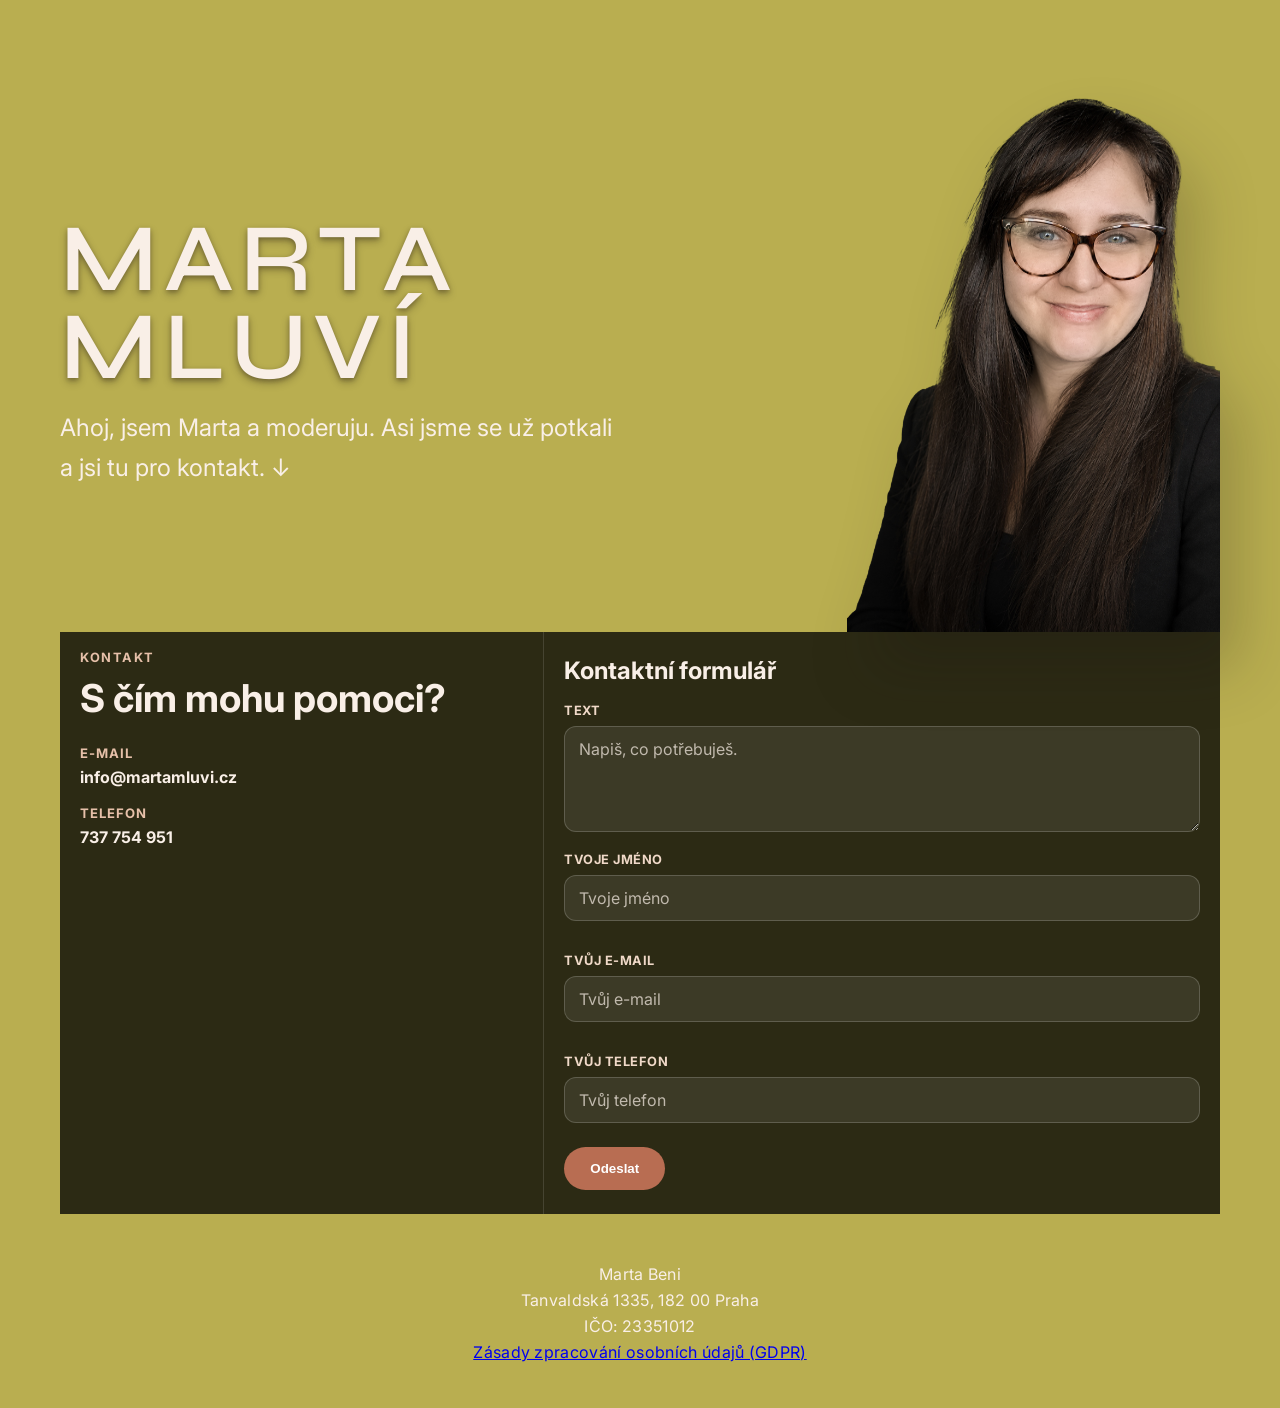
<file: index.html>
<!doctype html>
<html lang="cs">
  <head>
    <meta charset="UTF-8" />
    <meta name="viewport" content="width=device-width, initial-scale=1.0" />
    <title>Marta Mluví</title>
    <link rel="preconnect" href="https://fonts.googleapis.com" />
    <link rel="preconnect" href="https://fonts.gstatic.com" crossorigin />
    <link
      href="https://fonts.googleapis.com/css2?family=Inter:ital,opsz,wght@0,14..32,100..900;1,14..32,100..900&family=Syne:wght@400..800&display=swap"
      rel="stylesheet"
    />
    <link rel="stylesheet" href="index.css" />
  </head>
  <body>
    <main class="page-shell">
      <section class="hero card">
        <div class="hero-copy">
          <h1>MARTA MLUVÍ</h1>
          <p class="lead">
            Ahoj, jsem Marta a&nbsp;moderuju. Asi jsme se už potkali a jsi tu
            pro kontakt.
            <span class="lead-arrow" aria-hidden="true">↓</span>
          </p>
        </div>

        <div class="hero-photo">
          <img src="img/portret.png" alt="Marta Mluví" />
        </div>

        <div class="photo-fill" aria-hidden="true"></div>

        <div id="kontakt" class="contact-group">
          <div class="contact-copy">
            <p class="section-label">Kontakt</p>
            <h2>S čím mohu pomoci?</h2>

            <div class="contact-row">
              <span>E-mail</span>
              <a href="mailto:info@martamluvi.cz">info@martamluvi.cz</a>
            </div>

            <div class="contact-row">
              <span>Telefon</span>
              <a href="tel:+420737754951">737 754 951</a>
            </div>
          </div>

          <form id="order-form" class="contact-form">
            <h3>Kontaktní formulář</h3>

            <label>
              <span>Text</span>
              <textarea
                rows="4"
                placeholder="Napiš, co potřebuješ."
                name="message"
              ></textarea>
            </label>

            <div class="form-grid">
              <label>
                <span>Tvoje jméno</span>
                <input type="text" placeholder="Tvoje jméno" name="name" />
              </label>

              <label>
                <span>Tvůj e-mail</span>
                <input type="email" placeholder="Tvůj e-mail" name="email" />
              </label>

              <label>
                <span>Tvůj telefon</span>
                <input type="tel" placeholder="Tvůj telefon" name="phone" />
              </label>
            </div>

            <button type="submit" class="button secondary">Odeslat</button>
          </form>
        </div>
      </section>
    </main>

    <footer class="footer">
      <p>Marta Beni</p>
      <p>Tanvaldská 1335, 182 00 Praha</p>
      <p>IČO: 23351012</p>
      <p><a href="gdpr.html">Zásady zpracování osobních údajů (GDPR)</a></p>
    </footer>
  </body>
  <script src="https://cdn.emailjs.com/dist/email.min.js"></script>
  <script src="index.js" defer></script>
</html>
</file>
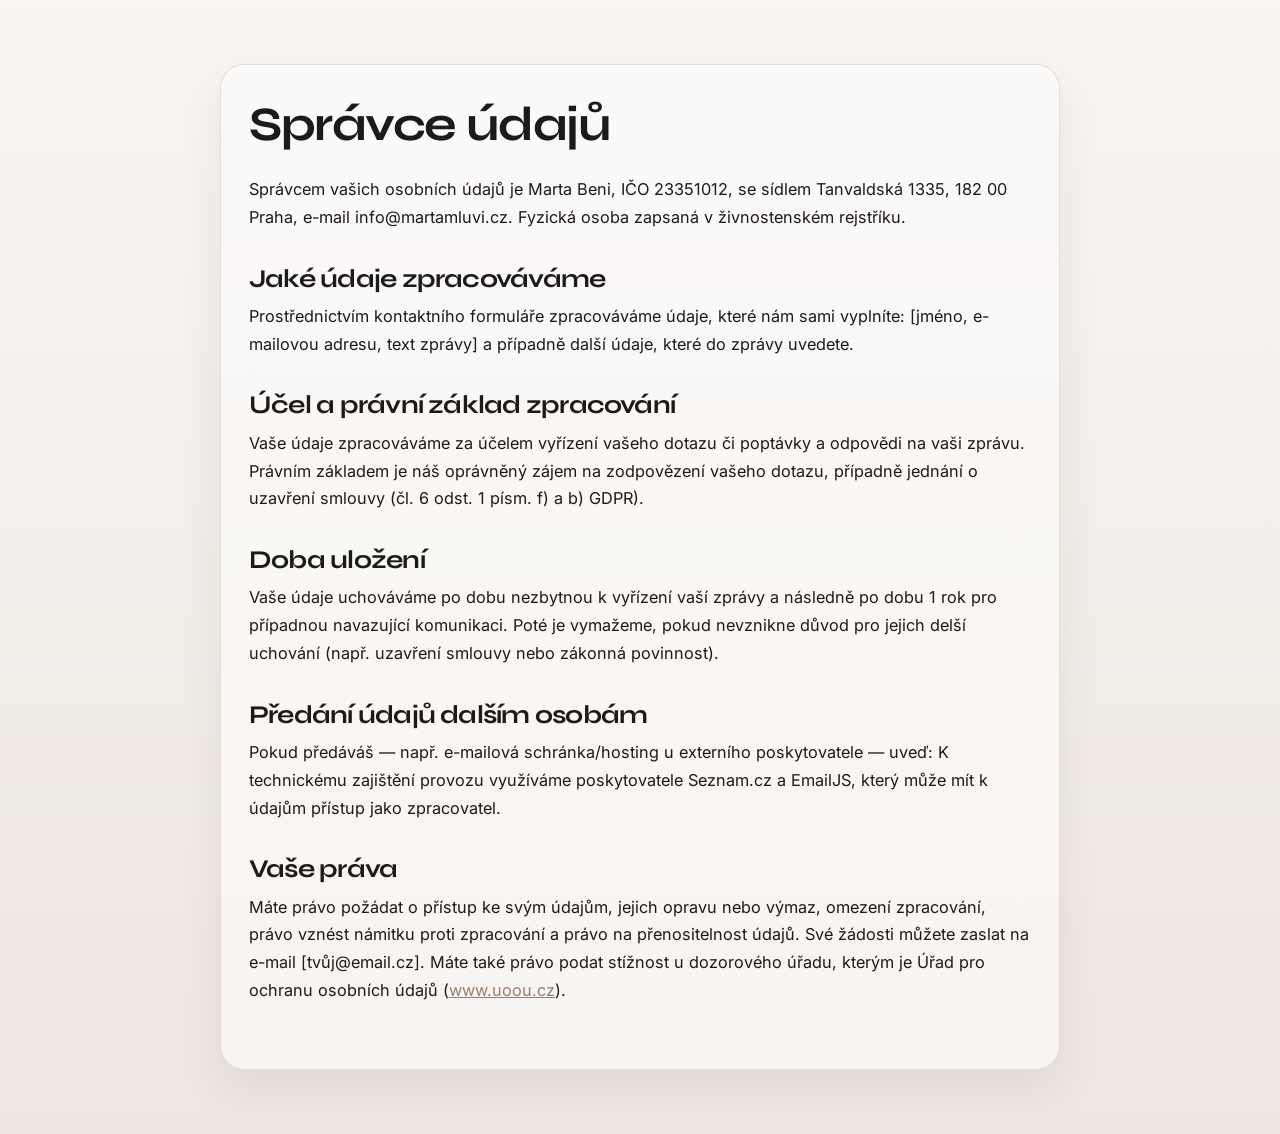
<file: gdpr.html>
<!doctype html>
<html lang="cs">
  <head>
    <meta charset="UTF-8" />
    <meta name="viewport" content="width=device-width, initial-scale=1.0" />
    <title>GDPR | Marta Mluví</title>
    <link rel="preconnect" href="https://fonts.googleapis.com" />
    <link rel="preconnect" href="https://fonts.gstatic.com" crossorigin />
    <link
      href="https://fonts.googleapis.com/css2?family=Inter:wght@400;500;600;700&family=Syne:wght@500;700&display=swap"
      rel="stylesheet"
    />
    <style>
      :root {
        --bg: #f5f0ea;
        --panel: #fffdfb;
        --text: #1d1b1a;
        --muted: #5d524f;
        --line: rgba(29, 27, 26, 0.12);
        --accent: #9a7d6d;
      }

      * {
        box-sizing: border-box;
      }

      body {
        margin: 0;
        font-family: "Inter", sans-serif;
        background: linear-gradient(180deg, #f8f5f2 0%, #efe7e1 100%);
        color: var(--text);
        line-height: 1.7;
      }

      .page {
        max-width: 840px;
        margin: 64px auto;
        padding: 32px 28px 48px;
        background: rgba(255, 255, 255, 0.5);
        border: 1px solid var(--line);
        border-radius: 24px;
        box-shadow: 0 20px 45px rgba(56, 32, 22, 0.08);
      }

      h1,
      h2,
      h3 {
        font-family: "Syne", sans-serif;
        line-height: 1.15;
        letter-spacing: -0.03em;
      }

      h1 {
        margin: 0 0 24px;
        font-size: clamp(2rem, 4vw, 3rem);
      }

      h2 {
        font-size: clamp(1.2rem, 2vw, 1.6rem);
        margin: 32px 0 10px;
      }

      p,
      li {
        font-size: 1.02rem;
        color: var(--text);
      }

      p {
        margin: 0 0 16px;
      }

      a {
        color: var(--accent);
        text-decoration: underline;
      }

      .meta {
        margin-top: 16px;
        color: var(--muted);
        font-size: 0.95rem;
      }

      @media (max-width: 600px) {
        .page {
          margin: 32px 16px;
          padding: 24px 18px 32px;
          border-radius: 18px;
        }
      }
    </style>
  </head>
  <body>
    <main class="page">
      <h1>Správce údajů</h1>

      <p>
        Správcem vašich osobních údajů je Marta Beni, IČO 23351012, se sídlem
        Tanvaldská 1335, 182 00 Praha, e-mail info@martamluvi.cz. Fyzická osoba
        zapsaná v živnostenském rejstříku.
      </p>

      <h2>Jaké údaje zpracováváme</h2>
      <p>
        Prostřednictvím kontaktního formuláře zpracováváme údaje, které nám sami
        vyplníte: [jméno, e-mailovou adresu, text zprávy] a případně další
        údaje, které do zprávy uvedete.
      </p>

      <h2>Účel a právní základ zpracování</h2>
      <p>
        Vaše údaje zpracováváme za účelem vyřízení vašeho dotazu či poptávky a
        odpovědi na vaši zprávu. Právním základem je náš oprávněný zájem na
        zodpovězení vašeho dotazu, případně jednání o uzavření smlouvy (čl. 6
        odst. 1 písm. f) a b) GDPR).
      </p>

      <h2>Doba uložení</h2>
      <p>
        Vaše údaje uchováváme po dobu nezbytnou k vyřízení vaší zprávy a
        následně po dobu 1 rok pro případnou navazující komunikaci. Poté je
        vymažeme, pokud nevznikne důvod pro jejich delší uchování (např.
        uzavření smlouvy nebo zákonná povinnost).
      </p>

      <h2>Předání údajů dalším osobám</h2>
      <p>
        Pokud předáváš — např. e-mailová schránka/hosting u externího
        poskytovatele — uveď: K technickému zajištění provozu využíváme
        poskytovatele Seznam.cz a EmailJS, který může mít k údajům přístup jako
        zpracovatel.
      </p>

      <h2>Vaše práva</h2>
      <p>
        Máte právo požádat o přístup ke svým údajům, jejich opravu nebo výmaz,
        omezení zpracování, právo vznést námitku proti zpracování a právo na
        přenositelnost údajů. Své žádosti můžete zaslat na e-mail
        [tvůj@email.cz]. Máte také právo podat stížnost u dozorového úřadu,
        kterým je Úřad pro ochranu osobních údajů (<a
          href="http://www.uoou.cz"
          target="_blank"
          rel="noreferrer"
          >www.uoou.cz</a
        >).
      </p>
    </main>
  </body>
</html>
</file>
<file: index.css>
:root {
  --bg: #b9ae50;
  --bg-soft: #d9d089;
  --bg-deep: #8d863f;
  --panel: #2c2a14;
  --panel-soft: #2c2a14;
  --text: #f9efe7;
  --accent: #d29a7d;
  --accent-soft: #e6c0a9;
  --accent-dark: #b86d52;
  --muted: #f0d9c8;
  --line: rgba(255, 255, 255, 0.12);
  --shadow: rgba(24, 16, 14, 0.28);
}

* {
  box-sizing: border-box;
}

html {
  scroll-behavior: smooth;
}

body {
  margin: 0;
  font-family: "Inter", "Segoe UI", Arial, sans-serif;
  background: #b9ae50;
  color: var(--text);
}

img {
  max-width: 100%;
  display: block;
}

.page-shell {
  max-width: 1200px;
  margin: 0 auto;
  padding: 48px 20px 24px;
}

.hero {
  display: grid;
  grid-template-columns: minmax(0, 1.1fr) minmax(0, 1fr);
  grid-template-areas:
    "copy photo"
    "contact contact";
  align-items: start;
  gap: 0;
  padding: 0;
  background: transparent;
}

.hero-copy {
  grid-area: copy;
  text-align: left;
  padding-right: 24px;
  max-width: 100%;
}

.eyebrow,
.section-label {
  margin: 0 0 10px;
  font-size: 0.8rem;
  letter-spacing: 0.12em;
  text-transform: uppercase;
  color: var(--accent-soft);
  font-weight: 700;
}

h1 {
  margin: 0 0 16px;
  font-size: 96px;
  font-weight: 600;
  letter-spacing: 0.06em;
  line-height: 0.92;
  font-family: "Syne", "Inter", "Segoe UI", Arial, sans-serif;
  text-shadow:
    0 2px 4px var(--shadow),
    0 4px 8px var(--shadow);
}

.lead {
  margin: 0 0 28px;
  max-width: 560px;
  color: var(--text);
  font-size: 1.5rem;
  line-height: 1.7;
}

.button {
  display: inline-block;
  padding: 14px 26px;
  border: none;
  border-radius: 999px;
  background: var(--accent);
  color: white;
  text-decoration: none;
  font-weight: 700;
  transition:
    transform 0.2s ease,
    background 0.2s ease;
  cursor: pointer;
}

.button:hover {
  background: var(--accent-dark);
  transform: translateY(-1px);
}

.button.secondary {
  width: fit-content;
}

.hero-photo {
  grid-area: photo;
  position: relative;
  border-radius: 0;
  overflow: visible;
  margin: 0;
  padding: 0;
  line-height: 0;
  align-self: start;
  height: 560px;
  filter: drop-shadow(18px 36px 30px rgba(24, 16, 14, 0.22));
}

.hero-photo img {
  width: 100%;
  height: 100%;
  object-fit: contain;
  object-position: center center;
  display: block;
  margin: 0;
  border-radius: 0;
}

.photo-fill {
  display: none;
}

.contact-group {
  grid-area: contact;
  display: grid;
  grid-template-columns: 1fr 1.4fr;
  gap: 0;
  background: #2c2a14;
  border: none;
  border-radius: 0;
  overflow: hidden;
  margin: 0;
  align-self: stretch;
  width: 100%;
}

.contact-copy,
.contact-form {
  border-radius: 0;
  background: transparent;
  border: none;
}

.contact-copy {
  padding: 18px 20px 24px;
}

.contact-copy h2 {
  margin: 0 0 24px;
  font-size: clamp(1.8rem, 3vw, 2.5rem);
}

.contact-row {
  display: flex;
  flex-direction: column;
  gap: 6px;
  margin-bottom: 18px;
  color: var(--muted);
}

.contact-row span {
  font-size: 0.82rem;
  text-transform: uppercase;
  letter-spacing: 0.08em;
  font-weight: 700;
  color: var(--accent-soft);
}

.contact-row a {
  color: var(--text);
  text-decoration: none;
  font-weight: 700;
}

.contact-form {
  padding: 24px 20px;
  border-left: 1px solid rgba(255, 255, 255, 0.12);
}

.contact-form button {
  display: inline-block;
  margin-top: 8px;
  padding: 14px 26px;
  border: none;
  border-radius: 999px;
  background: var(--accent-dark);
  color: #fff;
  font-weight: 700;
  cursor: pointer;
}

.contact-form h3 {
  margin: 0 0 18px;
  font-size: 1.5rem;
}

.contact-form label {
  display: block;
  margin-bottom: 16px;
}

.contact-form label span {
  display: block;
  margin-bottom: 8px;
  font-size: 0.8rem;
  letter-spacing: 0.04em;
  text-transform: uppercase;
  color: var(--muted);
  font-weight: 700;
}

.contact-form input,
.contact-form textarea {
  width: 100%;
  border: 1px solid rgba(255, 255, 255, 0.18);
  border-radius: 12px;
  padding: 12px 14px;
  font: inherit;
  background: rgba(255, 255, 255, 0.08);
  color: var(--text);
}

.contact-form input::placeholder,
.contact-form textarea::placeholder {
  color: rgba(249, 239, 231, 0.7);
}

.contact-form textarea {
  min-height: 100px;
  resize: vertical;
}

.form-grid {
  display: grid;
  gap: 16px;
}

.footer {
  padding: 20px 20px 40px;
  text-align: center;
  color: var(--text);
  font-weight: 400;
  letter-spacing: 0.02em;
}

.footer p {
  margin: 6px 0;
}

@media (min-width: 901px) {
  .page-shell {
    padding-top: 72px;
  }

  .hero-copy {
    padding-top: 28px;
    align-self: center;
  }

  .hero-photo {
    display: flex;
    justify-content: flex-end;
  }

  .hero-photo img {
    width: auto;
    max-width: 100%;
    height: 100%;
    object-fit: contain;
    object-position: right center;
  }
}

@media (max-width: 900px) {
  .hero,
  .contact-group {
    grid-template-columns: 1fr;
    grid-template-rows: auto;
  }

  .hero {
    width: min(100%, 560px);
    margin: 0 auto;
    padding: 32px 16px 0;
    display: flex;
    flex-direction: column;
    gap: 0;
  }

  .hero-copy,
  .hero-photo,
  .photo-fill {
    grid-column: auto;
    grid-row: auto;
  }

  .contact-group {
    grid-column: 1 / -1;
    grid-row: 3;
    width: min(100%, 560px);
    max-width: 100%;
    margin: 0 auto;
  }

  .hero-copy {
    display: block;
    padding-right: 0;
    max-width: 100%;
    overflow-wrap: anywhere;
  }

  .hero-copy h1 {
    font-size: clamp(2.8rem, 10vw, 4rem);
    letter-spacing: 0.04em;
    line-height: 0.96;
    max-width: 100%;
    word-break: break-word;
    margin-bottom: 12px;
  }

  .hero-copy .lead {
    max-width: 100%;
    width: 100%;
    font-size: 1.5rem;
    line-height: 1.6;
    overflow-wrap: anywhere;
    margin-bottom: 16px;
    padding-top: 0;
    margin-left: 0;
    position: relative;
  }

  .hero-photo {
    display: flex;
    justify-content: center;
    width: min(100%, 500px);
    max-width: 100%;
    height: 100%;
    min-height: 220px;
    margin: 0 auto;
    align-self: stretch;
    overflow: visible;
  }

  .hero-photo img {
    width: 100%;
    max-width: 100%;
    height: auto;
    object-fit: cover;
    object-position: center center;
    display: block;
  }

  .photo-fill {
    min-height: 0;
    display: none;
  }

  .contact-form {
    border-left: none;
    border-top: 1px solid rgba(255, 255, 255, 0.12);
  }
}

@media (max-width: 435px) {
  .hero {
    padding: 24px 16px 0;
    gap: 0 12px;
  }

  .hero-copy h1 {
    margin-bottom: 8px;
  }

  .hero-copy .lead {
    margin-bottom: 0;
  }

  .hero-photo {
    min-height: 180px;
    margin-bottom: 0;
  }

  .contact-group {
    margin-top: 0;
  }
}
</file>
